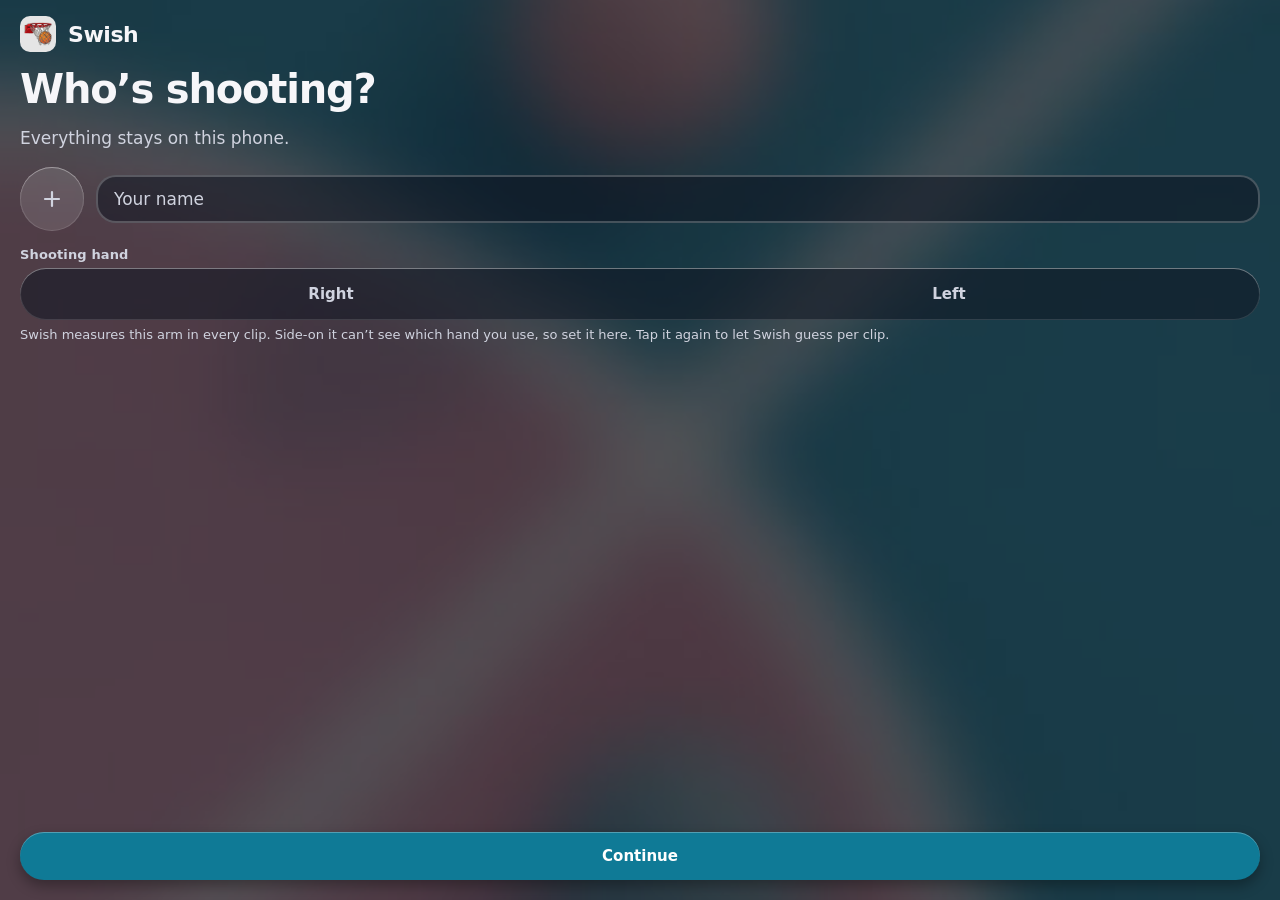
<file: index.html>
<!doctype html>
<html lang="en">
<head>
  <meta charset="utf-8">
  <title>Swish</title>
  <meta name="viewport" content="width=device-width, initial-scale=1, viewport-fit=cover">
  <meta name="color-scheme" content="dark">
  <meta name="theme-color" content="#0d0e13">
  <meta name="apple-mobile-web-app-capable" content="yes">
  <meta name="mobile-web-app-capable" content="yes">
  <meta name="apple-mobile-web-app-title" content="Swish">
  <meta name="apple-mobile-web-app-status-bar-style" content="black-translucent">
  <link rel="manifest" href="manifest.webmanifest">
  <link rel="apple-touch-icon" href="swish-icons/apple-touch-icon.png">
  <link rel="icon" type="image/png" sizes="192x192" href="swish-icons/icon-192.png">
  <link rel="stylesheet" href="styles.css">
</head>
<body>
  <main id="app"></main>
  <div id="toast" role="status"></div>
  <script type="module" src="js/app.js" onerror="swishFailed()"></script>
  <script>
    // Shown only if the app code never starts (a failed or half-finished download).
    function swishFailed() {
      if (window.__swishBooted || document.getElementById('boot-fail')) return;
      var d = document.createElement('div'); d.id = 'boot-fail'; d.className = 'screen';
      d.innerHTML = '<h1>Swish could not start</h1><p>Part of the app did not download. Check your connection and try again.</p><button class="btn" onclick="location.reload()">Reload</button>';
      document.getElementById('app').replaceChildren(d);
    }
    window.addEventListener('error', function (e) { if (e.target && e.target.tagName === 'SCRIPT') swishFailed(); }, true);
    setTimeout(swishFailed, 12000);
  </script>
</body>
</html>
</file>
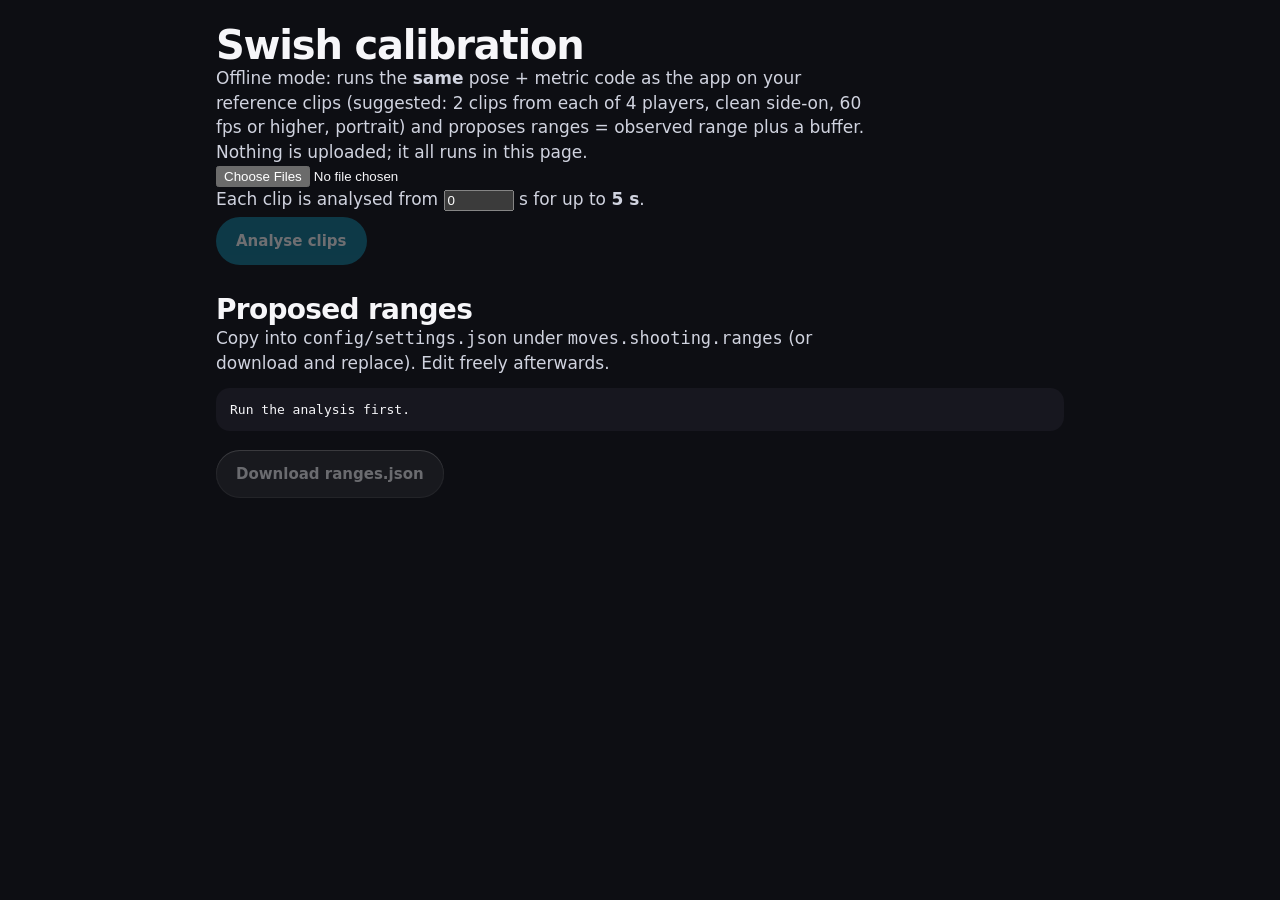
<file: tools/calibrate.html>
<!doctype html>
<html lang="en">
<head>
  <meta charset="utf-8"><title>Swish calibration</title>
  <meta name="viewport" content="width=device-width, initial-scale=1">
  <link rel="stylesheet" href="../styles.css">
  <style>
    body { position: static; overflow: auto; } #app { position: static; }
    .wrap { max-width: 880px; margin: 0 auto; padding: 24px 16px 60px; }
    table { width: 100%; border-collapse: collapse; font-size: 14px; } th, td { padding: 6px 8px; border-bottom: 1px solid #2a2a36; text-align: right; }
    th:first-child, td:first-child { text-align: left; } pre { background: #17171f; padding: 14px; border-radius: 14px; overflow: auto; font-size: 13px; }
    .btn { display: inline-block; width: auto; padding: 12px 20px; margin: 6px 6px 6px 0; font-size: 15px; }
  </style>
</head>
<body>
<div class="wrap">
  <h1>Swish calibration</h1>
  <p>Offline mode: runs the <b>same</b> pose + metric code as the app on your reference clips (suggested: 2 clips from each of 4 players, clean side-on, 60 fps or higher, portrait) and proposes ranges = observed range plus a buffer. Nothing is uploaded; it all runs in this page.</p>
  <input id="files" type="file" accept="video/*" multiple>
  <p>Each clip is analysed from <input id="start" type="number" value="0" min="0" step="0.5" style="width:70px"> s for up to <b>5 s</b>.</p>
  <button class="btn" id="run" disabled>Analyse clips</button>
  <p id="status"></p>
  <table id="table"></table>
  <h2 style="margin-top:24px">Proposed ranges</h2>
  <p>Copy into <code>config/settings.json</code> under <code>moves.shooting.ranges</code> (or download and replace). Edit freely afterwards.</p>
  <pre id="out">Run the analysis first.</pre>
  <button class="btn alt" id="dl" disabled>Download ranges.json</button>
</div>
<script type="module">
import { makeVideo, whenReady, measureFps, processClip } from '../js/pose.js';
import { selectSubject } from '../js/precheck.js';
import { analyzeShooting, SHOOTING_METRICS } from '../js/shooting.js';
import { rangesFromClips } from '../js/calibrate.js';
const $ = (id) => document.getElementById(id);
const config = await (await fetch('../config/settings.json')).json();
$('files').addEventListener('change', () => { $('run').disabled = !$('files').files.length; });
let ranges = null;
$('run').addEventListener('click', async () => {
  const rows = [], results = [];
  $('run').disabled = true;
  for (const [i, f] of [...$('files').files].entries()) {
    $('status').textContent = `Clip ${i + 1}/${$('files').files.length}: ${f.name}…`;
    const v = makeVideo(f); await whenReady(v);
    const fps = await measureFps(v);
    const start = +$('start').value || 0;
    const duration = Math.min(config.clipSeconds, v.duration - start);
    const use = Math.min(config.analysisFps, Math.round(fps || config.analysisFps));
    const pass = await processClip(v, { start, duration, fps: use }, config, (p) => { $('status').textContent = `Clip ${i + 1}: ${Math.round(p * 100)}%`; });
    const sub = selectSubject(pass.per, pass.times, config);
    const r = analyzeShooting(sub.frames, { aspect: pass.aspect, fps: use, config });
    results.push(r); rows.push({ name: f.name, fps, r });
  }
  const head = `<tr><th>Clip</th><th>fps</th><th>hand</th>${SHOOTING_METRICS.map((m) => `<th>${m}</th>`).join('')}</tr>`;
  $('table').innerHTML = head + rows.map(({ name, fps, r }) => r.ok
    ? `<tr><td>${name}</td><td>${fps ? fps.toFixed(0) : '?'}</td><td>${r.hand}</td>${SHOOTING_METRICS.map((m) => `<td>${r.metrics[m] && Number.isFinite(r.metrics[m].value) ? r.metrics[m].value.toFixed(2) : '–'}</td>`).join('')}</tr>`
    : `<tr><td>${name}</td><td colspan="${SHOOTING_METRICS.length + 2}">no shot found (${r.error})</td></tr>`).join('');
  ranges = rangesFromClips(results, SHOOTING_METRICS);
  $('out').textContent = JSON.stringify(ranges, null, 2);
  $('dl').disabled = false; $('run').disabled = false; $('status').textContent = 'Done.';
});
$('dl').addEventListener('click', () => {
  const a = document.createElement('a');
  a.href = URL.createObjectURL(new Blob([JSON.stringify(ranges, null, 2)], { type: 'application/json' }));
  a.download = 'ranges.json'; a.click();
});
</script>
</body>
</html>
</file>
<file: styles.css>
/* Swish: frosted-glass surfaces over a court photo, Apple system font, teal actions and pink accents.
   Status colours (good / borderline / needs improvement) appear only on labels, meters and charts. See DESIGN.md. */
:root {
  color-scheme: dark;
  --ink: #0d0e13; --s1: rgba(16,20,34,.55); --s2: rgba(255,255,255,.12); --s3: rgba(255,255,255,.22); /* surfaces are glass over the court photo */
  --line: rgba(255,255,255,.16);
  --text: #f6f6f9; --text-2: #d0d3df;
  --blue: #0f7a96; --on-blue: #fff; --pink: #f2a3bf; /* court teal and court pink */
  --good: #7bf0a8; --warn: #ffd84a; --bad: #ff7b66; --hot: #ff4fa3;
  --r-lg: 28px; --r-md: 20px; --r-sm: 14px; /* radius scale: three steps plus pill */
  --gap-1: 4px; --gap-2: 8px; --gap-3: 12px; --gap-4: 16px; --gap-5: 24px; --gap-6: 32px;
  --ease: cubic-bezier(.16, 1, .3, 1);
  --safe-t: env(safe-area-inset-top, 0px); --safe-b: env(safe-area-inset-bottom, 0px);
  --font: -apple-system, BlinkMacSystemFont, "SF Pro Display", "SF Pro Text", system-ui, "Helvetica Neue", Arial, sans-serif;
}
* { box-sizing: border-box; -webkit-tap-highlight-color: transparent; }
html, body { -webkit-text-size-adjust: 100%; font-optical-sizing: auto; margin: 0; height: 100%; background: var(--ink); color: var(--text); overscroll-behavior: none; font-family: var(--font); font-size: 17px; }
body { position: fixed; inset: 0; overflow: hidden; accent-color: var(--blue); }
::selection { background: var(--blue); color: #fff; }
input { caret-color: var(--blue); }
:focus-visible { outline: 3px solid #fff; outline-offset: 3px; }
#app { position: absolute; inset: 0; display: flex; flex-direction: column; background: var(--ink); overflow: hidden; }
#app::before, #app::after { content: ""; position: absolute; inset: 0; background: url(swish-icons/court.jpg) center / cover no-repeat; pointer-events: none; }
#app::after { background-image: url(swish-icons/court-soft.jpg); opacity: 0; transition: opacity .5s ease; } /* inner screens see a pre-softened copy of the same court: no runtime blur */
#app.soft::after { opacity: 1; }
#app > * { z-index: 1; }
.ico { display: inline-grid; place-items: center; flex: none; }
.ico svg { display: block; }

.screen { position: relative; flex: 1; min-height: 0; display: flex; flex-direction: column; gap: var(--gap-4); padding: calc(var(--safe-t) + 16px) 20px calc(var(--safe-b) + 20px); overflow-y: auto; background: rgba(13,14,19,.68); animation: enter .5s var(--ease) both; }
@keyframes enter { from { opacity: 0; translate: 0 14px; } }
.screen > .spacer { flex: 1; }
@keyframes fade { from { opacity: 0; } }
h1 { font-size: 40px; line-height: 1.05; font-weight: 700; letter-spacing: -.03em; margin: 0; text-wrap: balance; }
h2 { font-size: 28px; line-height: 1.1; font-weight: 700; letter-spacing: -.025em; margin: 0; text-wrap: balance; }
h3 { margin: 0; font-size: 22px; line-height: 1.1; font-weight: 700; letter-spacing: -.025em; }
h1:focus, h2:focus, .screen:focus { outline: none; }
p { color: var(--text-2); line-height: 1.45; margin: 0; max-width: 62ch; }
.row { display: flex; gap: var(--gap-3); align-items: center; }
.spacer { flex: 1; }
.stack { display: flex; flex-direction: column; gap: var(--gap-3); }
.topbar { display: flex; align-items: center; gap: var(--gap-3); min-height: 44px; }
.back { flex: none; width: 44px; height: 44px; border-radius: 50%; border: 0; background: var(--s2); color: var(--text); display: grid; place-items: center; }
button, .btn { font: inherit; font-weight: 600; cursor: pointer; }

/* buttons: pills */
.btn { display: flex; align-items: center; justify-content: center; gap: var(--gap-2); width: 100%; min-height: 48px; padding: 0 20px; border: 0; border-radius: 999px; background: var(--blue); color: var(--on-blue); font-size: 15px; text-align: center; transition: opacity .15s; }
.btn.alt { background: var(--s2); color: var(--text); }
.btn.ghost { background: transparent; color: var(--text-2); min-height: 44px; }
.btn[disabled] { opacity: .4; cursor: default; }
.btn[hidden] { display: none; }

/* surfaces */
.panel { background: var(--s1); border-radius: var(--r-lg); padding: var(--gap-5); }
.panel.err { background: rgba(90,28,20,.55); }
.panel .row b { font-size: 17px; }
.tiny-note { display: flex; gap: 6px; align-items: center; font-size: 13px; line-height: 1.3; color: var(--text-2); margin-top: auto; padding-top: var(--gap-3); }
.tiny-note .ico { color: var(--warn); }

/* brand row, avatar, text input */
.brand { display: flex; align-items: center; gap: var(--gap-3); }
.brand img { width: 36px; height: 36px; border-radius: 10px; }
.brand b { font-size: 22px; font-weight: 700; letter-spacing: -.02em; }
.brand .push { margin-left: auto; }
.brand .avatar { width: 40px; height: 40px; font-size: 17px; }
.avatar { flex: none; width: 64px; height: 64px; border-radius: 50%; background: var(--s2); object-fit: cover; display: grid; place-items: center; font-size: 28px; font-weight: 700; color: var(--text); overflow: hidden; border: 0; padding: 0; }
.avatar img { width: 100%; height: 100%; object-fit: cover; }
.avatar.add { background: var(--s2); color: var(--text-2); }
input[type=text] { width: 100%; min-height: 48px; padding: 0 var(--gap-4); border-radius: var(--r-md); border: 2px solid rgba(255,255,255,.22); background: var(--s1); color: var(--text); font: inherit; font-size: 17px; font-weight: 500; }
input[type=text]::placeholder { color: var(--text-2); }
input[type=text]:focus-visible { border-color: var(--blue); outline: none; }

/* seg control */
.seg { display: flex; background: var(--s1); border-radius: 999px; padding: 4px; gap: 4px; }
.seg button { flex: 1; min-height: 44px; border: 0; border-radius: 999px; background: transparent; color: var(--text-2); font-size: 15px; }
.seg button.on, .seg button[aria-pressed="true"] { background: var(--text); color: var(--ink); font-weight: 600; }
.field .hint { font-size: 13px; line-height: 1.35; color: var(--text-2); }

/* capture */
.cam { position: relative; flex: 1; min-height: 240px; border-radius: var(--r-lg); overflow: hidden; background: #000; }
.cam video { width: 100%; height: 100%; object-fit: cover; }
.cam .count { position: absolute; inset: 0; display: grid; place-items: center; font-size: 160px; font-weight: 700; letter-spacing: -.04em; text-shadow: 0 4px 32px rgba(0,0,0,.55); pointer-events: none; }
.cam .rec { position: absolute; top: 14px; left: 14px; display: flex; align-items: center; gap: 6px; background: var(--bad); color: var(--ink); padding: 6px 12px; border-radius: 999px; font-weight: 700; font-size: 13px; }
.cam .rec::before { content: ""; width: 8px; height: 8px; border-radius: 50%; background: var(--ink); }
.cam .frame-guide { position: absolute; inset: 8% 20%; pointer-events: none; border-radius: var(--r-md); border: 2px solid rgba(255,255,255,.4); }
.overlay-msg { position: absolute; inset: 0; display: grid; place-items: center; text-align: center; padding: var(--gap-5); background: rgba(13,14,19,.9); font-weight: 600; font-size: 17px; line-height: 1.3; }
.trim video { width: 100%; max-height: 46vh; border-radius: var(--r-lg); background: #000; }
.range { position: relative; height: 64px; margin: var(--gap-3) 0 var(--gap-1); touch-action: none; }
.range .track { position: absolute; left: 0; right: 0; top: 14px; height: 36px; border-radius: var(--r-sm); background: var(--s2); }
.range .win { position: absolute; top: 14px; height: 36px; border-radius: var(--r-sm); background: color-mix(in srgb, var(--blue) 45%, transparent); border: 3px solid var(--blue); }
.range input[type=range] { position: absolute; left: 0; right: 0; width: 100%; margin: 0; top: 0; height: 64px; pointer-events: none; -webkit-appearance: none; appearance: none; background: transparent; touch-action: none; }
.range input[type=range]::-webkit-slider-runnable-track { height: 64px; background: transparent; }
.range input[type=range]::-webkit-slider-thumb { pointer-events: all; -webkit-appearance: none; width: 44px; height: 64px; border-radius: var(--r-sm); background: #fff; border: 0; box-shadow: 0 2px 8px rgba(0,0,0,.4); }
.range input[type=range]::-moz-range-thumb { pointer-events: all; width: 44px; height: 64px; border-radius: var(--r-sm); background: #fff; border: 0; }
.range input[type=range]:focus-visible { outline: none; }
.range input[type=range]:focus-visible::-webkit-slider-thumb { outline: 3px solid var(--blue); outline-offset: 2px; }

/* analysis */
.progress-track { height: 12px; border-radius: 9px; background: var(--s2); overflow: hidden; }
.progress-bar { height: 100%; width: 100%; background: var(--blue); border-radius: 9px; transform: scaleX(0); transform-origin: left; transition: transform .2s linear; }
@keyframes spin { to { transform: rotate(360deg); } }
.throw { display: block; margin: 0 auto; filter: drop-shadow(0 8px 10px rgba(0,0,0,.3)); }
.throw svg { display: block; overflow: visible; }
.ball { width: 96px; height: 96px; display: block; filter: drop-shadow(0 8px 10px rgba(0,0,0,.35)); }
.ball .seams { transform-origin: 50px 50px; animation: spin 2.2s linear infinite; }
.preview { display: block; align-self: center; max-width: 100%; max-height: 36vh; border-radius: var(--r-lg); background: #000; }

/* guide */
.guide-hero { flex: 1; min-height: 0; display: grid; place-items: center; }
.hm { display: block; height: min(40vh, 340px); width: auto; max-width: 100%; }

/* stories report */
.stories { position: absolute; inset: 0; background: rgba(13,14,19,.68); }
.stories { --bar: #fff; --bar-dim: rgba(255,255,255,.25); }
.bars { position: absolute; z-index: 3; top: 0; left: 0; right: 0; display: flex; gap: 4px; padding: calc(var(--safe-t) + 12px) 16px 0; pointer-events: none; }
.bars i { flex: 1; height: 4px; border-radius: 4px; background: var(--bar-dim); }
.bars i.on, .bars i.done { background: var(--bar); }
.story-x { position: absolute; z-index: 3; top: calc(var(--safe-t) + 24px); right: 8px; width: 44px; height: 44px; border: 0; border-radius: 50%; background: transparent; color: var(--bar); display: grid; place-items: center; }
.scroller { position: absolute; inset: 0; display: flex; flex-direction: column; overflow-y: auto; overflow-x: hidden; scroll-snap-type: y mandatory; scrollbar-width: none; overscroll-behavior: contain; touch-action: pan-y; }
.scroller::-webkit-scrollbar { display: none; }
.slide { flex: 0 0 auto; height: 100%; scroll-snap-align: start; scroll-snap-stop: always; padding: calc(var(--safe-t) + 60px) 20px calc(var(--safe-b) + 24px); overflow-y: auto; overscroll-behavior: contain; scrollbar-width: none; display: flex; flex-direction: column; gap: var(--gap-3); background: transparent; color: var(--text); }
.slide p { color: var(--text-2); }
.pills { display: flex; flex-wrap: wrap; gap: var(--gap-2); align-items: center; }
.pill { display: inline-flex; align-items: center; gap: 6px; min-height: 30px; padding: 0 12px; border-radius: 999px; background: rgba(16,20,34,.5); color: var(--text); font-size: 13px; font-weight: 600; }
.who { margin-left: auto; font-size: 15px; font-weight: 600; color: var(--text-2); }
.hero { flex: 0 0 auto; display: flex; flex-direction: column; align-items: center; gap: var(--gap-3); margin: var(--gap-2) 0; } /* never shrinks below its content, so the score cannot run over the rows around it */
.score-row { display: flex; align-items: baseline; justify-content: center; gap: 8px; }
.score { font-size: 76px; font-weight: 800; letter-spacing: -.04em; line-height: .9; font-variant-numeric: tabular-nums; }
.score-max { font-size: 28px; font-weight: 600; letter-spacing: -.02em; color: var(--text-2); }
.chips { display: grid; grid-template-columns: 1fr 1fr; gap: 8px; margin-top: var(--gap-1); }
.chips .chip:last-child:nth-child(odd) { grid-column: span 2; }
.chip { position: relative; display: grid; grid-template-columns: auto 1fr; align-items: center; column-gap: var(--gap-3); text-align: left; border: 0; color: var(--text); border-radius: var(--r-md); min-height: 48px; padding: 6px var(--gap-3); background: var(--s1); animation: pop .4s var(--ease) backwards; }
.chip .dot { grid-row: span 2; width: 32px; height: 32px; border-radius: 50%; display: grid; place-items: center; background: var(--good); color: var(--ink); }
.chip.borderline .dot { background: var(--warn); } .chip.needs-work .dot { background: var(--bad); } .chip.unknown .dot { background: var(--s3); color: var(--text); }
.chip b { font-size: 13px; font-weight: 600; color: var(--text-2); line-height: 1.15; }
.chip .val { font-size: 22px; font-weight: 700; letter-spacing: -.03em; line-height: 1; font-variant-numeric: tabular-nums; }
.chip .val em { font-style: normal; font-size: 13px; color: var(--text-2); margin-left: 2px; font-weight: 600; letter-spacing: 0; }
.conf { position: absolute; top: 10px; right: 10px; display: flex; gap: 2px; align-items: flex-end; }
.conf i { width: 3px; border-radius: 2px; background: var(--s3); }
.conf i:nth-child(1) { height: 5px; } .conf i:nth-child(2) { height: 8px; } .conf i:nth-child(3) { height: 11px; }
.conf.high i, .conf.medium i:nth-child(-n+2), .conf.low i:nth-child(1) { background: var(--text-2); }
@keyframes pop { from { opacity: 0; transform: translateY(8px) scale(.96); } }
.flag { --c: var(--good); display: inline-flex; align-self: flex-start; align-items: center; gap: 6px; min-height: 32px; padding: 0 14px 0 6px; border-radius: 999px; background: color-mix(in srgb, var(--c) 18%, var(--ink)); color: var(--c); font-size: 13px; font-weight: 600; }
.flag .ico { width: 22px; height: 22px; border-radius: 50%; background: var(--c); color: var(--ink); }
.flag.borderline { --c: var(--warn); } .flag.needs-work { --c: var(--bad); } .flag.unknown { --c: var(--text-2); }
.frame-wrap { position: relative; flex: none; border-radius: var(--r-lg); overflow: hidden; background: #000; width: 100%; } /* flex: none, or a crowded slide squashes the card and clips the bottom of the picture (the knees) */
.frame-wrap canvas { display: block; width: 100%; height: auto; max-height: 42vh; object-fit: contain; }
.cap { font-size: 28px; font-weight: 700; line-height: 1.08; letter-spacing: -.03em; text-wrap: balance; }
.facts { display: grid; grid-template-columns: 1fr 1fr; gap: var(--gap-2); }
.fact { background: var(--s1); border-radius: var(--r-md); padding: var(--gap-3) var(--gap-4); display: flex; flex-direction: column; gap: 2px; }
.fact span { font-size: 13px; font-weight: 500; color: var(--text-2); }
.fact b { font-size: 22px; font-weight: 700; letter-spacing: -.025em; font-variant-numeric: tabular-nums; }
.conf-note { grid-column: span 2; font-size: 13px; color: var(--text-2); }
.slide h4 { margin: var(--gap-2) 0 0; font-size: 17px; font-weight: 700; letter-spacing: -.01em; }
.slide .why { margin: 0; font-size: 15px; line-height: 1.4; font-weight: 500; }
.slide .fix { margin: 0; font-size: 17px; line-height: 1.4; font-weight: 500; color: var(--text); }
/* metric cards: everything fits on one screen. The picture takes whatever height is left over, text stays full size. */
.slide.metric { gap: 10px; }
.slide.metric .frame-wrap { flex: 1 1 0; min-height: 96px; display: flex; align-items: center; justify-content: center; background: transparent; border-radius: 0; }
.slide.metric .frame-wrap canvas { width: auto; height: auto; max-width: 100%; max-height: 100%; border-radius: var(--r-md); background: #000; }
.slide.metric .fact { padding: 8px var(--gap-3); }
.slide.metric .fact b { font-size: 19px; }
.slide.metric h4 { margin-top: 2px; font-size: 15px; }
.slide.metric .fix { font-size: 15.5px; line-height: 1.35; }
.slide.metric .why { font-size: 14px; line-height: 1.35; }

/* small phones: tighten so a card still fits without its own scroll (it only scrolls if it truly cannot fit) */
@media (max-height: 700px) {
  .slide { padding-top: calc(var(--safe-t) + 52px); gap: 8px; }
  .hero { min-height: 90px; gap: var(--gap-2); } .score { font-size: 72px; }
  .chip { min-height: 48px; } .chip .val { font-size: 19px; }
  .slide.metric .fix { font-size: 14.5px; } .slide.metric .why { font-size: 13px; }
}

/* swipe hint on the score page: a chevron that nudges upward, fading as soon as you scroll */
.swipe-hint { position: absolute; z-index: 3; left: 0; right: 0; bottom: calc(var(--safe-b) + 14px); display: flex; flex-direction: column; align-items: center; gap: 2px; font-size: 13px; font-weight: 600; color: var(--text-2); pointer-events: none; }
.swipe-hint .ico { animation: nudge 1.4s var(--ease) infinite; }
@keyframes nudge { 0%, 100% { transform: translateY(4px); opacity: .5; } 50% { transform: translateY(-5px); opacity: 1; } }
@media (prefers-reduced-motion: reduce) { .swipe-hint .ico { animation: none; } }
.slide.first { padding-top: calc(var(--safe-t) + 56px); padding-bottom: calc(var(--safe-b) + 68px); gap: var(--gap-2); }
.status-line { display: flex; align-items: center; gap: var(--gap-3); font-weight: 600; }

/* progress */
.hero-stat { background: var(--s1); color: var(--text); border-radius: var(--r-lg); padding: var(--gap-5); display: flex; flex-direction: column; gap: var(--gap-3); }
.hero-stat .big { font-size: 72px; line-height: .9; font-weight: 700; letter-spacing: -.04em; font-variant-numeric: tabular-nums; }
.hero-stat .lbl { font-size: 15px; font-weight: 600; }
.chart { width: 100%; height: auto; display: block; }
.delta { display: inline-flex; align-items: center; gap: 4px; font-weight: 700; font-size: 15px; }
.delta.up { color: var(--good); } .delta.down { color: var(--bad); }
.hero-stat .delta { color: var(--text); background: var(--s2); border-radius: 999px; padding: 4px 12px 4px 8px; align-self: flex-start; }
.metric-row { display: flex; flex-direction: column; gap: var(--gap-2); padding: var(--gap-4) 0; border-top: 1px solid var(--line); }
.metric-row .mini { display: flex; align-items: center; gap: var(--gap-3); }
.metric-row .mini b { flex: 1; font-size: 17px; font-weight: 600; }

#toast { position: fixed; left: 50%; bottom: calc(var(--safe-b) + 24px); transform: translate(-50%, 30px); background: #fff; color: var(--ink); padding: 12px 20px; border-radius: 999px; font-weight: 700; opacity: 0; transition: opacity .25s, transform .3s var(--ease); pointer-events: none; z-index: 20; }
#toast.show { opacity: 1; transform: translate(-50%, 0); }

/* entrance: elements rise into place when their slide becomes active */
.rise { opacity: 0; transform: translateY(24px); transition: opacity .5s ease var(--d, 0ms), transform .7s var(--ease) var(--d, 0ms); }
.slide.active .rise { opacity: 1; transform: none; }

@media (prefers-contrast: more) {
  :root { --text-2: #e4e6ee; --line: rgba(255,255,255,.35); }
  .screen, .stories { background: rgba(13,14,19,.82); }
  .chip, .fact, .panel, .btn.alt { outline: 1px solid rgba(255,255,255,.45); }
}

@media (prefers-reduced-motion: reduce) {
  .screen { animation-name: fade; animation-duration: .25s; }
  .rise { transform: none; transition: opacity .3s ease; }
  .chip { animation-name: fade; animation-duration: .3s; }
  #toast { transform: translate(-50%, 0); }
  .ball .seams { animation: none; }
  .progress-bar { transition: none; }
}

.ico-slot { display: grid; place-items: center; width: 100%; height: 100%; }
.ico-slot img { width: 100%; height: 100%; object-fit: cover; }
.tiny-note + .tiny-note { margin-top: 0; padding-top: 4px; }

/* tracking is size-specific: large type tightens (set above), small type opens up a touch */
.pill, .flag, .fact span, .chip b, .tiny-note, .conf-note, .delta { letter-spacing: .01em; }

/* home: swipeable moves */
.carousel-wrap { flex: 1; min-height: 0; display: flex; flex-direction: column; justify-content: center; gap: var(--gap-4); }
.carousel { position: relative; display: flex; gap: var(--gap-3); overflow-x: auto; scroll-snap-type: x mandatory; scrollbar-width: none; margin: 0 -20px; padding: 8px 20px; scroll-padding: 0 20px; overscroll-behavior-x: contain; }
.carousel::-webkit-scrollbar { display: none; }
.carousel:focus-visible { outline-offset: -3px; }
.move { will-change: transform; -webkit-backface-visibility: hidden; backface-visibility: hidden; flex: 0 0 76%; scroll-snap-align: center; min-height: min(46vh, 360px); display: flex; flex-direction: column; justify-content: flex-end; gap: 6px; text-align: left; padding: var(--gap-5); border: 0; border-radius: var(--r-lg); color: var(--text); position: relative; overflow: hidden; background: color-mix(in srgb, var(--blue) 30%, var(--s1));  transform: scale(calc(1 - var(--d, 0) * .07)); }
.move b { font-size: 28px; line-height: 1.05; font-weight: 700; letter-spacing: -.025em; }
.move small { font-size: 15px; color: var(--text-2); font-weight: 500; }
.move.soon { background: var(--s1); color: var(--text-2); }
.move.soon b { color: var(--text); }
.dots { display: flex; justify-content: center; gap: 6px; }
.dots i { width: 6px; height: 6px; border-radius: 50%; background: var(--s3); transition: background-color .2s; }
.dots i.on { width: 18px; border-radius: 3px; background: var(--text); }

/* capture: action tiles */
.tile-wrap { flex: 1; min-height: 0; display: flex; flex-direction: column; gap: var(--gap-3); }
.drop { flex: 1; min-height: 0; display: flex; flex-direction: column; justify-content: center; align-items: center; gap: var(--gap-3); text-align: center; padding: var(--gap-5); border-radius: var(--r-lg); background: color-mix(in srgb, var(--blue) 14%, var(--s1)); border: 1.5px dashed color-mix(in srgb, var(--blue) 60%, transparent); }
.drop .btn { max-width: 320px; }
.drop p { max-width: 28ch; }
.drop-ico { width: 80px; height: 80px; border-radius: 50%; display: grid; place-items: center; background: var(--blue); color: #fff; box-shadow: 0 8px 20px rgba(0,0,0,.35); }
.tips { display: flex; flex-wrap: wrap; gap: var(--gap-2); justify-content: center; }

/* score slide: the peak */
.flag.big { align-self: center; min-height: 40px; padding: 0 18px 0 8px; font-size: 17px; }
.flag.big .ico { width: 28px; height: 28px; }
.meter { width: 100%; max-width: 340px; padding-top: var(--gap-2); }
.meter .mrail { position: relative; width: 100%; }
.meter .track { display: flex; gap: 3px; height: 8px; }
.meter .seg { display: block; height: 100%; border-radius: 4px; background: var(--s3); }
.meter .seg.good.on { background: var(--good); } .meter .seg.borderline.on { background: var(--warn); } .meter .seg.needs-work.on { background: var(--bad); }
.meter .mark { position: absolute; left: 0; top: -6px; width: 4px; height: 20px; border-radius: 2px; background: #fff; transform: translateX(-2px); transition: transform .9s var(--ease); }
.meter .ticks { position: relative; height: 18px; margin-top: 8px; font-size: 13px; color: var(--text-2); font-variant-numeric: tabular-nums; }
.meter .ticks span { position: absolute; transform: translateX(-50%); }
@media (prefers-reduced-motion: reduce) { .meter .mark { transition: none; } }

/* cards below the score */
.meter.wide { max-width: none; }
.meter.zones .seg.good { background: color-mix(in srgb, var(--good) 26%, var(--s2)); }
.meter.zones .seg.borderline { background: color-mix(in srgb, var(--warn) 26%, var(--s2)); }
.meter.zones .seg.needs-work { background: color-mix(in srgb, var(--bad) 26%, var(--s2)); }
.meter.zones .seg.on.good { background: var(--good); } .meter.zones .seg.on.borderline { background: var(--warn); } .meter.zones .seg.on.needs-work { background: var(--bad); }
.meter.zones .ticks { margin-top: 8px; }

/* spring pop: media and markers arrive with a small overshoot, like a Telegram sticker. The curve is a sampled damped spring
   (linear()), with a plain ease-out underneath for browsers that lack it. */
:root { --ease-pop: cubic-bezier(.16, 1, .3, 1); }
@supports (transition-timing-function: linear(0, 1)) {
  :root { --ease-pop: linear(0, .09 4%, .31 9%, .62 15%, .87 21%, 1.02 28%, 1.07 34%, 1.06 40%, 1.03 47%, 1 56%, .99 68%, 1 100%); }
}
.rise.pop { transform: translateY(44px) scale(.88); transition: opacity .35s ease var(--d, 0ms), transform .9s var(--ease-pop) var(--d, 0ms); }
.slide.active .rise.pop { transform: none; }
.meter .mark.pop { transition: transform 1s var(--ease-pop) .25s; }

/* scroll cascade: --p is the slide's distance from centre (-1 above, 1 below). Individual transform properties keep this
   independent of the entrance animation above. */
.slide { opacity: calc(1 - var(--ap, 0) * .6); }
.slide > * { translate: 0 calc(var(--p, 0) * (22px + var(--i, 0) * 14px)); scale: calc(1 - var(--ap, 0) * .07); transform-origin: 50% 0; }
@media (prefers-reduced-motion: reduce) {
  .rise.pop { transform: none; transition: opacity .3s ease; }
  .meter .mark.pop { transition: none; }
}

/* premium finish: hairline edges for depth, a lit top edge and soft elevation on primary buttons */
.move, .drop { box-shadow: inset 0 0 0 1px rgba(255,255,255,.07); }
.btn { box-shadow: inset 0 1px 0 rgba(255,255,255,.28), 0 6px 14px rgba(0,0,0,.32); }
.btn.alt { background: var(--s2); box-shadow: inset 0 0 0 1px rgba(255,255,255,.08); }
.btn.ghost, .btn[disabled] { box-shadow: none; }

/* film screen: placement animation, then upload or record */
.stage { flex: 1; min-height: 0; display: grid; place-items: center; overflow: hidden; border-radius: var(--r-lg); }
.stage.has-video { background: #000; }
.stack.busy .btn, .seg.busy button { opacity: .4; pointer-events: none; }
.tips[hidden], .loader[hidden] { display: none; }
.loader { display: flex; flex-direction: column; align-items: center; gap: var(--gap-2); width: 100%; }
.loader .progress-track { width: 100%; }
.loader p { font-size: 15px; color: var(--text); font-weight: 500; }

/* home: court photo with frosted glass cards */
.screen.home { background: linear-gradient(180deg, rgba(13,14,19,.55) 0%, rgba(13,14,19,0) 30%, rgba(13,14,19,0) 62%, rgba(13,14,19,.4) 100%); }
.home h1 { text-shadow: 0 2px 14px rgba(0,0,0,.35); }
.home .brand b { text-shadow: 0 1px 8px rgba(0,0,0,.35); }
.home .back, .home .avatar { background: rgba(20,24,40,.42); color: #fff; -webkit-backdrop-filter: blur(16px) saturate(170%); backdrop-filter: blur(16px) saturate(170%); box-shadow: inset 0 1px 0 rgba(255,255,255,.45), inset 0 0 0 1px rgba(255,255,255,.16); }
.home .move { background: linear-gradient(155deg, rgba(255,255,255,.16), rgba(255,255,255,.03) 45%), rgba(20,24,40,.42); -webkit-backdrop-filter: blur(24px) saturate(170%); backdrop-filter: blur(24px) saturate(170%); box-shadow: inset 0 1px 0 rgba(255,255,255,.55), inset 0 0 0 1px rgba(255,255,255,.2), 0 18px 40px rgba(0,0,0,.28); color: #fff; }
.home .move > * { position: relative; } /* above the sheen */
.home .move::before { content: ""; position: absolute; inset: 0; border-radius: inherit; pointer-events: none; background: linear-gradient(112deg, rgba(255,255,255,.34) 0%, rgba(255,255,255,0) 36%); } /* glossy sheen */
.home .home .home .move small { color: rgba(255,255,255,.9); text-shadow: 0 1px 6px rgba(0,0,0,.3); }
.home .move b { text-shadow: 0 1px 8px rgba(0,0,0,.3); }
.home .move.soon { background: rgba(70,74,88,.38); -webkit-backdrop-filter: blur(24px) grayscale(1) brightness(.8); backdrop-filter: blur(24px) grayscale(1) brightness(.8); box-shadow: inset 0 0 0 1px rgba(255,255,255,.1); color: rgba(255,255,255,.6); }
.home .move.soon::before { background: none; }
.home .home .move.soon b { color: rgba(255,255,255,.66); text-shadow: none; }
.home .move.soon small { align-self: flex-start; padding: 3px 10px; border-radius: 999px; background: rgba(255,255,255,.1); color: rgba(255,255,255,.62); text-shadow: none; font-weight: 600; }
.home .dots i { background: rgba(255,255,255,.45); } .home .dots i.on { background: #fff; }
@media (prefers-reduced-transparency: reduce) {
  .home .move, .home .back, .home .avatar { background: rgba(20,24,40,.9); -webkit-backdrop-filter: none; backdrop-filter: none; }
}

/* glass surfaces: tinted and lit-edged. They sit on the pre-softened court, so they need no backdrop blur of their own (it was costly on iPhone). */
.panel, .chip, .fact, .hero-stat, .seg, .pill, .btn.alt, .back, .avatar { box-shadow: inset 0 1px 0 rgba(255,255,255,.3), inset 0 0 0 1px rgba(255,255,255,.12); }
.drop { background: color-mix(in srgb, var(--pink) 14%, var(--s1)); border: 1.5px dashed color-mix(in srgb, var(--pink) 70%, transparent); }
.drop-ico { background: var(--pink); color: #2a1020; }
.tips .pill .ico { color: var(--pink); }
@media (prefers-reduced-transparency: reduce) {
  :root { --s1: rgba(16,20,34,.92); --s2: rgba(52,56,72,.95); --s3: rgba(82,86,102,1); }
  #app::after { display: none; } .screen, .stories { background: rgba(13,14,19,.9); }
}

.slot { min-height: 76px; display: flex; align-items: center; justify-content: center; } /* tips and loader share one slot so nothing shifts */
.stage canvas { width: 100%; height: 100%; object-fit: contain; border-radius: var(--r-lg); background: #000; }

/* iOS before 16.2 has no color-mix(): give those surfaces plain equivalents rather than nothing */
@supports not (color: color-mix(in srgb, red, blue)) {
  .range .win { background: rgba(15,122,150,.45); }
  .flag { background: rgba(255,255,255,.1); }
  .move { background: rgba(16,20,34,.6); }
  .drop { background: rgba(242,163,191,.14); border-color: rgba(242,163,191,.7); }
  .meter.zones .seg.good { background: rgba(123,240,168,.3); }
  .meter.zones .seg.borderline { background: rgba(255,216,74,.3); }
  .meter.zones .seg.needs-work { background: rgba(255,123,102,.3); }
  .meter.zones .seg.on.good { background: var(--good); } .meter.zones .seg.on.borderline { background: var(--warn); } .meter.zones .seg.on.needs-work { background: var(--bad); }
}

/* profile editing */
.sr { position: absolute; width: 1px; height: 1px; margin: -1px; overflow: hidden; clip-path: inset(50%); white-space: nowrap; }
.avatar-btn { flex: none; border: 0; padding: 0; background: none; border-radius: 50%; display: block; }
.avatar.big { position: relative; width: 120px; height: 120px; font-size: 52px; border: 0; padding: 0; color: var(--text); overflow: visible; }
.avatar.big .ico-slot { border-radius: 50%; overflow: hidden; }
.avatar .cam-badge { position: absolute; right: 2px; bottom: 2px; width: 38px; height: 38px; border-radius: 50%; background: var(--blue); color: var(--ink); display: grid; place-items: center; box-shadow: 0 0 0 3px rgba(13,14,19,.75); }
.edit-photo { display: flex; flex-direction: column; align-items: center; gap: var(--gap-3); padding: var(--gap-4) 0 var(--gap-2); }
.btn.small { width: auto; min-height: 38px; padding: 0 18px; font-size: 14px; }
.field { display: flex; flex-direction: column; gap: 6px; }
.field > span { font-size: 13px; font-weight: 600; color: var(--text-2); letter-spacing: .01em; }
.btn.danger { color: var(--bad); }

/* last report page: summary */
.summary { display: flex; flex-direction: column; gap: var(--gap-2); text-align: left; background: var(--s1); border-radius: var(--r-md); padding: var(--gap-3) var(--gap-4); }
.summary b { font-size: 17px; font-weight: 700; letter-spacing: -.01em; }
.summary span { display: flex; gap: var(--gap-2); align-items: flex-start; font-size: 15px; line-height: 1.35; font-weight: 500; color: var(--text-2); }
.summary span .ico { margin-top: 1px; flex: none; }
.summary span.good .ico { color: var(--good); } .summary span.work .ico { color: var(--warn); }

/* metric card header: name and score on the left, status on the right, above the picture */
.mhead { display: flex; align-items: center; justify-content: space-between; gap: var(--gap-3); }
.mhead .cap { font-size: 20px; line-height: 1.12; min-width: 0; }
.mhead .flag { flex: none; align-self: center; }

/* one looping guide: the side and front players take turns */
.guide-hero > svg { grid-area: 1 / 1; }

/* last page: content centred, the privacy note sits at the very bottom as a footnote */
.final-main { flex: 1; display: flex; flex-direction: column; justify-content: center; gap: var(--gap-3); }
.slide .footnote { flex: none; margin: 0; text-align: center; font-size: 12px; line-height: 1.35; color: var(--text-2); opacity: .8; }

/* journey: level pill, weekly strip, ladder */
.journey { display: flex; flex-direction: column; gap: var(--gap-2); }
.level-pill { flex: none; display: inline-flex; align-items: center; gap: 8px; min-height: 34px; padding: 0 12px; border: 0; border-radius: 999px; background: var(--s2); color: var(--text); font-size: 15px; box-shadow: inset 0 1px 0 rgba(255,255,255,.3), inset 0 0 0 1px rgba(255,255,255,.12); }
.level-pill b { font-weight: 700; letter-spacing: -.01em; }
.home .level-pill { background: rgba(20,24,40,.42); -webkit-backdrop-filter: blur(16px) saturate(170%); backdrop-filter: blur(16px) saturate(170%); }
.weekrow { display: flex; align-items: flex-end; gap: var(--gap-3); }
.weeks { display: flex; align-items: flex-end; gap: 6px; }
.wk { display: flex; flex-direction: column; align-items: center; gap: 4px; }
.wk .bar { position: relative; display: grid; place-items: end center; width: 14px; height: 26px; border-radius: 5px; background: rgba(255,255,255,.1); overflow: hidden; }
.wk .bar i { display: block; width: 100%; border-radius: 5px; background: var(--pink); }
.wk.rest .bar { place-items: center; background: color-mix(in srgb, var(--blue) 35%, transparent); color: #fff; }
.wk.missed .bar { background: rgba(255,255,255,.05); }
.wk.empty .bar { background: rgba(255,255,255,.05); }
.wk.now .bar { outline: 2px solid rgba(255,255,255,.75); outline-offset: 1px; }
.spares { display: flex; gap: 4px; padding-bottom: 6px; color: var(--blue); }
.panel h2 { margin: 0; }
.hero-stat .progress-track { height: 10px; }

/* last report page: where this session leaves you */
.jline { display: flex; flex-wrap: wrap; align-items: center; gap: 8px; font-size: 14px; color: var(--text-2); font-weight: 600; }
.level-tag, .tag { display: inline-flex; align-items: center; gap: 6px; min-height: 28px; padding: 0 10px; border-radius: 999px; background: var(--s2); color: var(--text); font-size: 13px; font-weight: 700; }
.level-tag .ico { color: var(--pink); }
.tag.good { background: color-mix(in srgb, var(--good) 22%, var(--ink)); color: var(--good); }

/* the big celebration */
.celebrate { position: absolute; inset: 0; z-index: 10; display: grid; place-items: center; padding: 24px; background: rgba(8,9,14,.94); -webkit-backdrop-filter: blur(12px); backdrop-filter: blur(12px); animation: fade .25s ease both; overflow: hidden; }
.celebrate.out { animation: fade-out .2s ease both; }
@keyframes fade-out { to { opacity: 0; } }
.cel-card { position: relative; display: flex; flex-direction: column; align-items: center; gap: var(--gap-3); text-align: center; max-width: 320px; }
.cel-card h2 { margin: 0; font-size: 34px; line-height: 1.05; letter-spacing: -.03em; font-weight: 800; text-wrap: balance; }
.cel-card p { margin: 0; font-size: 17px; line-height: 1.35; color: var(--text-2); font-weight: 500; }
.cel-card .btn { margin-top: var(--gap-3); min-width: 220px; }
.cel-badge { width: 112px; height: 112px; border-radius: 50%; display: grid; place-items: center; background: var(--pink); color: var(--ink); box-shadow: 0 0 0 10px color-mix(in srgb, var(--pink) 22%, transparent), 0 18px 40px rgba(0,0,0,.45); animation: cel-pop .7s var(--ease-pop, cubic-bezier(.34,1.56,.64,1)) both; }
.cel-level { font-size: 13px; font-weight: 800; letter-spacing: .14em; text-transform: uppercase; color: var(--pink); }
@keyframes cel-pop { 0% { transform: scale(.3) rotate(-30deg); opacity: 0; } 60% { opacity: 1; } 100% { transform: none; } }
.confetti { position: absolute; inset: 0; pointer-events: none; }
.confetti i { position: absolute; top: -12px; width: 8px; height: 14px; border-radius: 2px; opacity: 0; animation: confetti 1.6s cubic-bezier(.2,.6,.4,1) forwards; }
@keyframes confetti { 0% { opacity: 1; transform: translate(0, 0) rotate(0); } 100% { opacity: 0; transform: translate(var(--drift, 0), 92vh) rotate(var(--spin, 180deg)); } }
@media (prefers-reduced-motion: reduce) { .cel-badge { animation: none; } .celebrate, .celebrate.out { animation-duration: .01s; } }
@media (prefers-contrast: more) { .level-pill, .timeline .node { outline: 1px solid rgba(255,255,255,.45); } .celebrate { background: rgba(8,9,14,.97); } }
/* home: greeting and level read as one line */
.greet { display: flex; align-items: center; flex-wrap: wrap; gap: 8px 12px; }
.greet h1 { margin: 0; }
.level-pill .streak { display: inline-flex; align-items: center; gap: 3px; font-weight: 800; color: var(--warn); font-variant-numeric: tabular-nums; }
.level-pill .streak .ico { display: block; }
.perweek { display: flex; flex-direction: column; gap: 8px; margin-top: var(--gap-2); padding-top: var(--gap-3); border-top: 1px solid var(--line); }
.perweek .wk .bar { width: 22px; height: 40px; }
.perweek .spares { padding-bottom: 12px; }

/* level screen: a vertical timeline */
.timeline { list-style: none; margin: var(--gap-2) 0 0; padding: 0 var(--gap-2); display: flex; flex-direction: column; }
.timeline li { position: relative; display: grid; grid-template-columns: 1fr auto; align-items: center; gap: var(--gap-3); min-height: 56px; padding-left: 52px; color: var(--text-2); }
.timeline li::before { content: ""; position: absolute; left: 15px; top: 0; bottom: 0; width: 3px; border-radius: 2px; background: rgba(255,255,255,.14); }
.timeline li:first-child::before { top: 50%; } .timeline li:last-child::before { bottom: 50%; }
.timeline li.done::before { background: var(--good); }
.timeline li.now::before { background: linear-gradient(180deg, var(--good), rgba(255,255,255,.14)); }
.timeline .node { position: absolute; left: 4px; top: 50%; translate: 0 -50%; width: 25px; height: 25px; border-radius: 50%; display: grid; place-items: center; background: #23273a; box-shadow: inset 0 0 0 2px rgba(255,255,255,.2); color: var(--ink); }
.timeline li.done .node { background: var(--good); box-shadow: none; }
.timeline li.now .node { width: 33px; height: 33px; left: 0; background: var(--pink); box-shadow: 0 0 0 5px color-mix(in srgb, var(--pink) 28%, transparent); }
.timeline li b { font-size: 17px; font-weight: 600; }
.timeline li > span:last-child { font-size: 13px; font-variant-numeric: tabular-nums; }
.timeline li.done { color: var(--text); }
.timeline li.now { color: var(--text); }
.timeline li.now b { font-size: 21px; font-weight: 800; letter-spacing: -.02em; }

/* report: metrics grouped by category */
.chipgroups { display: flex; flex-direction: column; gap: var(--gap-3); }
.chipgroup { display: flex; flex-direction: column; gap: 6px; }
.cat, .mcat { margin: 0; font-size: 12px; font-weight: 700; letter-spacing: .09em; text-transform: uppercase; color: var(--text-2); }
.chipgroup .chips { margin-top: 0; }
.slide.metric .mcat { margin-bottom: -4px; }
@media (max-height: 700px) { .chipgroups { gap: 6px; } .chipgroup { gap: 4px; } .cat { font-size: 11px; } }

/* move cards with a player photo: the photo fills the card, a dark fade at the bottom keeps the name readable */
.home .move.photo { background: linear-gradient(180deg, rgba(8,9,14,.12) 0%, rgba(8,9,14,0) 30%, rgba(8,9,14,.5) 62%, rgba(8,9,14,.88) 100%), var(--photo) var(--focus, 50% 40%) / cover no-repeat, #14161f; -webkit-backdrop-filter: none; backdrop-filter: none; }
.home .move.photo::before { background: linear-gradient(112deg, rgba(255,255,255,.16) 0%, rgba(255,255,255,0) 30%); }
.home .move.photo small { color: rgba(255,255,255,.92); }
.home .move.soon.photo b { color: #fff; text-shadow: 0 1px 8px rgba(0,0,0,.5); }

/* app version, bottom of the profile page */
.version { margin: 0; text-align: center; font-size: 12px; color: var(--text-2); opacity: .8; font-variant-numeric: tabular-nums; }

/* score page on shorter phones: tighter, so everything still fits above the swipe hint without scrolling or overlapping */
@media (max-height: 820px) {
  .slide.first { gap: 6px; }
  .score { font-size: 60px; } .score-max { font-size: 22px; }
  .hero { gap: 6px; margin: 0; } .hero .flag.big { min-height: 28px; }
  .meter { padding-top: 0; } .meter .ticks { height: 14px; margin-top: 4px; font-size: 12px; }
  .chip { min-height: 42px; padding: 3px 10px; column-gap: 8px; }
  .chip .dot { width: 26px; height: 26px; } .chip .val { font-size: 18px; } .chip b { font-size: 12px; }
  .chips { gap: 6px; } .chipgroups { gap: 6px; } .cat { font-size: 11px; }
}
@media (max-height: 700px) { .score { font-size: 48px; } .chip { min-height: 38px; } .chip .conf { top: 6px; } }

.level-note { margin: 14px 0 0; font-size: 14px; line-height: 1.4; color: var(--text-2); text-align: center; text-wrap: balance; }
</file>
